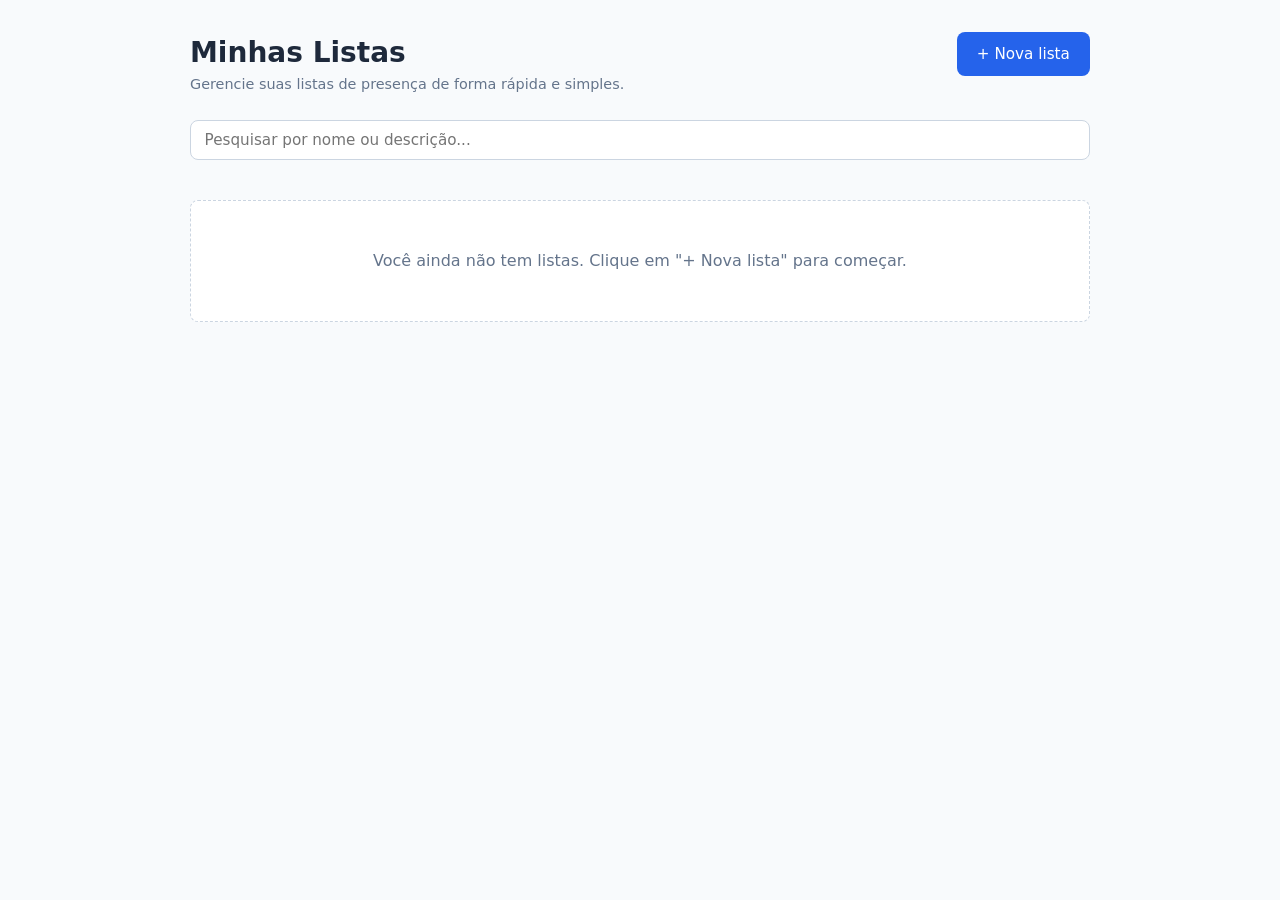
<file: index.html>
<!DOCTYPE html>
<html lang="pt-BR">
<head>
  <meta charset="UTF-8">
  <meta name="viewport" content="width=device-width, initial-scale=1.0">
  <title>Presença Eletrônica</title>
  <link rel="stylesheet" href="style.css">
</head>
<body>

  <!-- Aviso Rápido / Toast -->
  <div id="aviso" class="aviso" hidden></div>

  <main class="container">

    <!-- ================= TELA 1: MINHAS LISTAS ================= -->
    <section id="tela-listas" class="tela" hidden>
      <header class="cabecalho-tela">
        <div>
          <h1>Minhas Listas</h1>
          <p class="texto-suave">Gerencie suas listas de presença de forma rápida e simples.</p>
        </div>
        <a href="#/nova" class="botao botao--primario">+ Nova lista</a>
      </header>

      <div class="barra-acoes">
        <input type="search" id="pesquisa-listas" class="campo-texto" placeholder="Pesquisar por nome ou descrição..." autocomplete="off">
      </div>

      <div id="grade-listas" class="grade-listas">
        <!-- Os cartões de listas serão injetados via JS aqui -->
      </div>

      <p id="listas-vazio" class="estado-vazio" hidden></p>
    </section>


    <!-- ================= TELA 2: CRIAR / EDITAR LISTA ================= -->
    <section id="tela-form-lista" class="tela" hidden>
      <header class="cabecalho-tela">
        <h1 id="titulo-form-lista">Nova lista</h1>
      </header>

      <form id="form-lista" class="formulario" novalidate>
        <div class="grupo-campo">
          <label for="lista-nome">Nome do evento ou aula *</label>
          <input type="text" id="lista-nome" name="nome" class="campo-texto" placeholder="Ex: Reunião de Equipe / Aula de JS">
          <span class="erro-campo" data-erro="nome"></span>
        </div>

        <div class="grupo-campo">
          <label for="lista-data">Data *</label>
          <input type="date" id="lista-data" name="data" class="campo-texto">
          <span class="erro-campo" data-erro="data"></span>
        </div>

        <div class="grupo-campo">
          <label for="lista-descricao">Descrição (opcional)</label>
          <textarea id="lista-descricao" name="descricao" class="campo-texto campo-texto--area" placeholder="Detalhes adicionais sobre o encontro..."></textarea>
          <span class="erro-campo" data-erro="descricao"></span>
        </div>

        <div class="acoes-formulario">
          <a href="#/" class="botao botao--secundario">Cancelar</a>
          <button type="submit" id="botao-salvar-lista" class="botao botao--primario">Salvar lista</button>
        </div>
      </form>
    </section>


    <!-- ================= TELA 3: DETALHE DA LISTA / PARTICIPANTES ================= -->
    <section id="tela-detalhe" class="tela" hidden>
      <div class="navegacao-voltar">
        <a href="#/" class="link-voltar">← Voltar para listas</a>
      </div>

      <header class="cabecalho-detalhe">
        <div class="detalhe-info">
          <h1 id="detalhe-nome">Nome da Lista</h1>
          <div class="detalhe-meta">
            <span id="detalhe-data">00/00/0000</span>
            <span class="separador">•</span>
            <span><strong id="detalhe-total">0</strong> <span id="detalhe-total-rotulo">presentes</span></span>
          </div>
          <p id="detalhe-descricao" class="texto-suave" hidden></p>
        </div>
      </header>

      <!-- Formulário para registrar presença na hora -->
      <div class="cartao-registro">
        <h3>Registrar Presença</h3>
        <form id="form-participante" class="formulario-linha" novalidate>
          <div class="grupo-campo flex-1">
            <input type="text" name="nome" class="campo-texto" placeholder="Nome completo do participante" autocomplete="off">
            <span class="erro-campo" data-erro="nome"></span>
          </div>
          <div class="grupo-campo flex-1">
            <input type="text" name="identificador" class="campo-texto" placeholder="E-mail ou Matrícula/ID" autocomplete="off">
            <span class="erro-campo" data-erro="identificador"></span>
          </div>
          <button type="submit" class="botao botao--primario">Registrar</button>
        </form>
      </div>

      <div class="barra-acoes">
        <input type="search" id="pesquisa-participantes" class="campo-texto" placeholder="Filtrar participantes presentes..." autocomplete="off">
      </div>

      <div class="container-tabela">
        <table class="tabela">
          <thead>
            <tr>
              <th>Nome</th>
              <th>Identificador / E-mail</th>
              <th>Data</th>
              <th>Hora</th>
              <th class="coluna-acoes">Ações</th>
            </tr>
          </thead>
          <tbody id="tabela-participantes">
            <!-- Linhas inseridas dinamicamente pelo JS -->
          </tbody>
        </table>
      </div>

      <p id="participantes-vazio" class="estado-vazio" hidden></p>
    </section>


    <!-- ================= TELA 4: NÃO ENCONTRADA ================= -->
    <section id="tela-nao-encontrada" class="tela" hidden>
      <div class="estado-vazio centralizado">
        <h2>Página não encontrada</h2>
        <p class="texto-suave">A lista que você está procurando não existe ou foi excluída.</p>
        <a href="#/" class="botao botao--primario">Voltar ao início</a>
      </div>
    </section>

  </main>


  <!-- ================= MODAL: EDITAR PARTICIPANTE ================= -->
  <div id="modal-participante" class="modal" hidden>
    <div class="modal__conteudo">
      <div class="modal__cabecalho">
        <h2>Editar Participante</h2>
        <button type="button" class="modal__fechar" data-fechar-modal>&times;</button>
      </div>
      <form id="form-editar-participante" novalidate>
        <div class="grupo-campo">
          <label>Nome</label>
          <input type="text" name="nome" class="campo-texto">
          <span class="erro-campo" data-erro="nome"></span>
        </div>
        <div class="grupo-campo">
          <label>Identificador / E-mail</label>
          <input type="text" name="identificador" class="campo-texto">
          <span class="erro-campo" data-erro="identificador"></span>
        </div>
        <div class="modal__info-data text-suave">
          Registrado em: <span id="editar-data"></span> às <span id="editar-hora"></span>
        </div>
        <div class="modal__acoes">
          <button type="button" class="botao botao--secundario" data-fechar-modal>Cancelar</button>
          <button type="submit" class="botao botao--primario">Salvar alterações</button>
        </div>
      </form>
    </div>
  </div>


  <!-- ================= MODAL: CONFIRMAR EXCLUSÃO ================= -->
  <div id="modal-confirmar" class="modal" hidden>
    <div class="modal__conteudo modal__conteudo--pequeno">
      <div class="modal__cabecalho">
        <h2>Confirmação</h2>
        <button type="button" class="modal__fechar" data-fechar-modal>&times;</button>
      </div>
      <p id="confirmar-mensagem" class="modal__mensagem">Deseja realmente prosseguir?</p>
      <div class="modal__acoes">
        <button type="button" class="botao botao--secundario" data-fechar-modal>Cancelar</button>
        <button type="button" id="botao-confirmar" class="botao botao--perigo">Sim, excluir</button>
      </div>
    </div>
  </div>


  <!-- Scripts do sistema -->
<script src="js/utils.js"></script>
<script src="js/storage.js"></script>
<script src="js/validacao.js"></script>
<script src="js/listas.js"></script>
<script src="js/ui.js"></script>
<script src="js/app.js"></script>
</body>
</html>
</file>
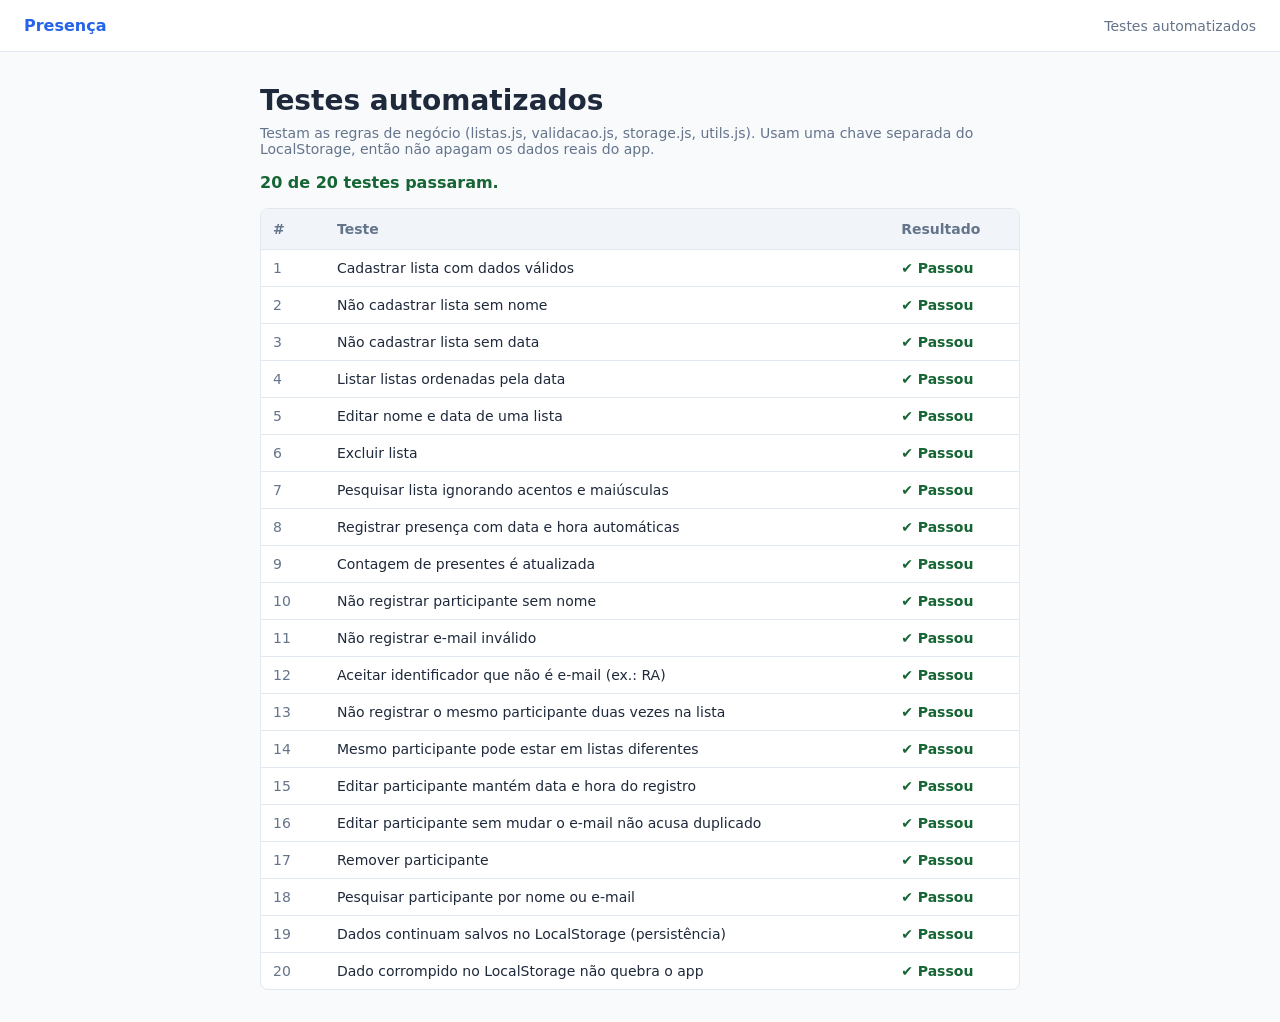
<file: testes.html>
<!DOCTYPE html>
<html lang="pt-BR">
<head>
  <meta charset="UTF-8">
  <meta name="viewport" content="width=device-width, initial-scale=1.0">
  <title>Testes automatizados - Presença</title>
  <style>
    body { margin: 0; font-family: system-ui, -apple-system, "Segoe UI", Roboto, Arial, sans-serif; background: #f8fafc; color: #1e293b; }
    .topo { background: #fff; border-bottom: 1px solid #e2e8f0; padding: 16px 24px; display: flex; justify-content: space-between; align-items: center; }
    .topo a { color: #2563eb; font-weight: 700; text-decoration: none; }
    .topo span { color: #64748b; font-size: 14px; }
    .container { max-width: 760px; margin: 0 auto; padding: 32px 16px; }
    h1 { margin: 0 0 8px; font-size: 28px; }
    .texto-suave { color: #64748b; font-size: 14px; margin: 0; }
    .resumo { font-weight: 700; margin: 16px 0; }
    .passou { color: #166534; font-weight: 700; }
    .falhou { color: #dc2626; font-weight: 700; }
    .cartao { background: #fff; border: 1px solid #e2e8f0; border-radius: 8px; overflow-x: auto; }
    table { width: 100%; border-collapse: collapse; font-size: 14px; }
    th { text-align: left; color: #64748b; padding: 12px; border-bottom: 1px solid #e2e8f0; background: #f1f5f9; }
    td { padding: 10px 12px; border-bottom: 1px solid #e2e8f0; }
    tr:last-child td { border-bottom: none; }
    td:first-child { color: #64748b; width: 40px; }
    td:last-child { white-space: nowrap; }
  </style>
</head>
<body>
  <header class="topo">
    <a href="index.html">Presença</a>
    <span>Testes automatizados</span>
  </header>

  <main class="container">
    <h1>Testes automatizados</h1>
    <p class="texto-suave">Testam as regras de negócio (listas.js, validacao.js, storage.js, utils.js).
      Usam uma chave separada do LocalStorage, então não apagam os dados reais do app.</p>
    <p id="resumo" class="resumo"></p>
    <div class="cartao">
      <table>
        <thead><tr><th>#</th><th>Teste</th><th>Resultado</th></tr></thead>
        <tbody id="resultados"></tbody>
      </table>
    </div>
  </main>

  <script src="js/utils.js"></script>
  <script src="js/storage.js"></script>
  <script src="js/validacao.js"></script>
  <script src="js/listas.js"></script>
  <script>
    // Usa uma chave de teste para não mexer nos dados reais
    Storage.CHAVE = "presenca.testes";

    const testes = [];
    function teste(descricao, funcao) { testes.push({ descricao, funcao }); }
    function verificar(condicao, mensagem) { if (!condicao) throw new Error(mensagem || "Falhou"); }
    function limpar() { localStorage.removeItem(Storage.CHAVE); }
    function criarListaExemplo() {
      return Listas.criar({ nome: "Aula de Programação Web", data: "2026-03-12", descricao: "Sala 3" }).item;
    }

    /* ---------- Listas ---------- */
    teste("Cadastrar lista com dados válidos", () => {
      const r = Listas.criar({ nome: "Workshop de UX", data: "2026-03-18", descricao: "" });
      verificar(r.ok, "Deveria criar");
      verificar(Listas.todas().length === 1, "Deveria haver 1 lista salva");
    });

    teste("Não cadastrar lista sem nome", () => {
      const r = Listas.criar({ nome: "   ", data: "2026-03-18" });
      verificar(!r.ok && r.erros.nome, "Deveria dar erro no nome");
      verificar(Listas.todas().length === 0, "Nada deveria ser salvo");
    });

    teste("Não cadastrar lista sem data", () => {
      const r = Listas.criar({ nome: "Reunião", data: "" });
      verificar(!r.ok && r.erros.data, "Deveria dar erro na data");
    });

    teste("Listar listas ordenadas pela data", () => {
      Listas.criar({ nome: "Reunião de equipe", data: "2026-03-20" });
      Listas.criar({ nome: "Aula", data: "2026-03-12" });
      const nomes = Listas.todas().map((l) => l.nome);
      verificar(nomes[0] === "Aula" && nomes[1] === "Reunião de equipe", "Ordem errada: " + nomes);
    });

    teste("Editar nome e data de uma lista", () => {
      const lista = criarListaExemplo();
      const r = Listas.atualizar(lista.id, { nome: "Aula de JavaScript", data: "2026-04-01", descricao: "" });
      verificar(r.ok, "Deveria atualizar");
      const salva = Listas.buscar(lista.id);
      verificar(salva.nome === "Aula de JavaScript" && salva.data === "2026-04-01", "Dados não foram alterados");
    });

    teste("Excluir lista", () => {
      const lista = criarListaExemplo();
      verificar(Listas.excluir(lista.id).ok, "Deveria excluir");
      verificar(Listas.buscar(lista.id) === null, "A lista ainda existe");
    });

    teste("Pesquisar lista ignorando acentos e maiúsculas", () => {
      criarListaExemplo();
      Listas.criar({ nome: "Reunião de equipe", data: "2026-03-20" });
      const r = Listas.filtrar(Listas.todas(), "REUNIAO");
      verificar(r.length === 1 && r[0].nome === "Reunião de equipe", "Pesquisa não encontrou");
    });

    /* ---------- Participantes ---------- */
    teste("Registrar presença com data e hora automáticas", () => {
      const lista = criarListaExemplo();
      const agora = new Date(2026, 2, 12, 19, 2);
      const r = Listas.adicionarParticipante(lista.id, { nome: "Ana Souza", identificador: "ana@email.com" }, agora);
      verificar(r.ok, "Deveria registrar");
      verificar(r.item.data === "12/03/2026" && r.item.hora === "19:02", "Data/hora erradas: " + r.item.data + " " + r.item.hora);
    });

    teste("Contagem de presentes é atualizada", () => {
      const lista = criarListaExemplo();
      Listas.adicionarParticipante(lista.id, { nome: "Ana", identificador: "ana@email.com" });
      Listas.adicionarParticipante(lista.id, { nome: "Bruno", identificador: "bruno@email.com" });
      verificar(Listas.buscar(lista.id).participantes.length === 2, "Deveria ter 2 presentes");
    });

    teste("Não registrar participante sem nome", () => {
      const lista = criarListaExemplo();
      const r = Listas.adicionarParticipante(lista.id, { nome: "", identificador: "x@email.com" });
      verificar(!r.ok && r.erros.nome, "Deveria dar erro no nome");
    });

    teste("Não registrar e-mail inválido", () => {
      const lista = criarListaExemplo();
      const r = Listas.adicionarParticipante(lista.id, { nome: "Ana", identificador: "ana@email" });
      verificar(!r.ok && r.erros.identificador, "Deveria dar erro no e-mail");
    });

    teste("Aceitar identificador que não é e-mail (ex.: RA)", () => {
      const lista = criarListaExemplo();
      const r = Listas.adicionarParticipante(lista.id, { nome: "Caio", identificador: "RA 123456" });
      verificar(r.ok, "Deveria aceitar RA");
    });

    teste("Não registrar o mesmo participante duas vezes na lista", () => {
      const lista = criarListaExemplo();
      Listas.adicionarParticipante(lista.id, { nome: "Ana", identificador: "ana@email.com" });
      const r = Listas.adicionarParticipante(lista.id, { nome: "Ana S.", identificador: "ANA@email.com" });
      verificar(!r.ok && r.erros.identificador, "Deveria bloquear duplicado");
    });

    teste("Mesmo participante pode estar em listas diferentes", () => {
      const a = criarListaExemplo();
      const b = Listas.criar({ nome: "Workshop", data: "2026-03-18" }).item;
      Listas.adicionarParticipante(a.id, { nome: "Ana", identificador: "ana@email.com" });
      verificar(Listas.adicionarParticipante(b.id, { nome: "Ana", identificador: "ana@email.com" }).ok, "Deveria permitir");
    });

    teste("Editar participante mantém data e hora do registro", () => {
      const lista = criarListaExemplo();
      const p = Listas.adicionarParticipante(lista.id, { nome: "Ana", identificador: "ana@email.com" }).item;
      const r = Listas.atualizarParticipante(lista.id, p.id, { nome: "Ana Souza", identificador: "ana.souza@email.com" });
      verificar(r.ok, "Deveria atualizar");
      const salvo = Listas.buscar(lista.id).participantes[0];
      verificar(salvo.nome === "Ana Souza" && salvo.data === p.data && salvo.hora === p.hora, "Data/hora mudaram");
    });

    teste("Editar participante sem mudar o e-mail não acusa duplicado", () => {
      const lista = criarListaExemplo();
      const p = Listas.adicionarParticipante(lista.id, { nome: "Ana", identificador: "ana@email.com" }).item;
      verificar(Listas.atualizarParticipante(lista.id, p.id, { nome: "Ana Souza", identificador: "ana@email.com" }).ok, "Não deveria acusar duplicado");
    });

    teste("Remover participante", () => {
      const lista = criarListaExemplo();
      const p = Listas.adicionarParticipante(lista.id, { nome: "Ana", identificador: "ana@email.com" }).item;
      verificar(Listas.removerParticipante(lista.id, p.id).ok, "Deveria remover");
      verificar(Listas.buscar(lista.id).participantes.length === 0, "Ainda há participante");
    });

    teste("Pesquisar participante por nome ou e-mail", () => {
      const lista = criarListaExemplo();
      Listas.adicionarParticipante(lista.id, { nome: "Ana Souza", identificador: "ana@email.com" });
      Listas.adicionarParticipante(lista.id, { nome: "Bruno Lima", identificador: "bruno@email.com" });
      const participantes = Listas.buscar(lista.id).participantes;
      verificar(Listas.filtrarParticipantes(participantes, "lima").length === 1, "Busca por nome falhou");
      verificar(Listas.filtrarParticipantes(participantes, "ana@").length === 1, "Busca por e-mail falhou");
    });

    /* ---------- Armazenamento ---------- */
    teste("Dados continuam salvos no LocalStorage (persistência)", () => {
      criarListaExemplo();
      const bruto = JSON.parse(localStorage.getItem(Storage.CHAVE));
      verificar(Array.isArray(bruto) && bruto.length === 1, "Não foi salvo no LocalStorage");
    });

    teste("Dado corrompido no LocalStorage não quebra o app", () => {
      localStorage.setItem(Storage.CHAVE, "{isso não é json");
      verificar(Array.isArray(Listas.todas()) && Listas.todas().length === 0, "Deveria retornar lista vazia");
    });

    /* ---------- Executa ---------- */
    const corpo = document.getElementById("resultados");
    let aprovados = 0;
    testes.forEach((t, i) => {
      limpar();
      let ok = true, erro = "";
      try { t.funcao(); aprovados++; } catch (e) { ok = false; erro = e.message; }
      const linha = document.createElement("tr");
      linha.innerHTML = `<td>${i + 1}</td><td></td><td class="${ok ? "passou" : "falhou"}">${ok ? "✔ Passou" : "✘ Falhou"}</td>`;
      linha.children[1].textContent = t.descricao + (erro ? " — " + erro : "");
      corpo.appendChild(linha);
    });
    limpar();
    const resumo = document.getElementById("resumo");
    resumo.textContent = `${aprovados} de ${testes.length} testes passaram.`;
    resumo.className = "resumo " + (aprovados === testes.length ? "passou" : "falhou");
  </script>
</body>
</html>
</file>
<file: style.css>
[hidden] {
  display: none !important;
}

:root {
  --cor-fundo: #f8fafc;
  --cor-superficie: #ffffff;
  --cor-texto: #1e293b;
  --cor-texto-suave: #64748b;
  --cor-borda: #cbd5e1;
  --cor-borda-clara: #e2e8f0;
  --cor-primaria: #2563eb;
  --cor-primaria-hover: #1d4ed8;
  --cor-perigo: #dc2626;
  --cor-perigo-hover: #b91c1c;
  --cor-sucesso-bg: #dcfce7;
  --cor-sucesso-texto: #166534;
  --cor-erro-campo: #ef4444;
  
  --raio-borda: 8px;
  --sombra-padrao: 0 1px 3px 0 rgb(0 0 / 0.1), 0 1px 2px -1px rgb(0 0 / 0.1);
  --sombra-modal: 0 10px 25px -5px rgb(0 0 / 0.1), 0 8px 10px -6px rgb(0 0 / 0.1);
}

* {
  box-sizing: border-box;
  margin: 0;
  padding: 0;
  font-family: system-ui, -apple-system, BlinkMacSystemFont, "Segoe UI", Roboto, Oxygen, Ubuntu, Cantarell, sans-serif;
}

body {
  background-color: var(--cor-fundo);
  color: var(--cor-texto);
  line-height: 1.5;
  padding: 2rem 1rem;
}

.container {
  max-width: 900px;
  margin: 0 auto;
}

/* Tipografia e Utilitários */
h1 { font-size: 1.75rem; font-weight: 700; }
h2 { font-size: 1.25rem; font-weight: 600; }
h3 { font-size: 1rem; font-weight: 600; }
.texto-suave { color: var(--cor-texto-suave); font-size: 0.9rem; }
.separador { margin: 0 0.5rem; color: var(--cor-borda); }
.flex-1 { flex: 1; }

/* Toast / Avisos */
.aviso {
  position: fixed;
  top: 1rem;
  right: 1rem;
  background-color: var(--cor-sucesso-texto);
  color: #fff;
  padding: 0.75rem 1.25rem;
  border-radius: var(--raio-borda);
  box-shadow: var(--sombra-modal);
  z-index: 1000;
  font-weight: 500;
  animation: fadeIn 0.2s ease-out;
}
.aviso--erro {
  background-color: var(--cor-perigo);
}

/* Cabeçalhos de Tela */
.cabecalho-tela {
  display: flex;
  justify-content: space-between;
  align-items: flex-start;
  margin-bottom: 1.5rem;
  gap: 1rem;
  flex-wrap: wrap;
}

.barra-acoes {
  margin-bottom: 1.5rem;
}

/* Botões */
.botao {
  display: inline-flex;
  align-items: center;
  justify-content: center;
  padding: 0.6rem 1.2rem;
  border-radius: var(--raio-borda);
  font-size: 0.95rem;
  font-weight: 500;
  text-decoration: none;
  cursor: pointer;
  border: 1px solid transparent;
  transition: background-color 0.15s, border-color 0.15s;
  white-space: nowrap;
}

.botao--primario {
  background-color: var(--cor-primaria);
  color: #fff;
}
.botao--primario:hover { background-color: var(--cor-primaria-hover); }

.botao--secundario {
  background-color: var(--cor-superficie);
  border-color: var(--cor-borda);
  color: var(--cor-texto);
}
.botao--secundario:hover { background-color: var(--cor-borda-clara); }

.botao--perigo {
  background-color: #fee2e2;
  color: var(--cor-perigo);
}
.botao--perigo:hover { background-color: #fecaca; }

.botao--pequeno {
  padding: 0.35rem 0.75rem;
  font-size: 0.85rem;
}

/* Campos de Formulário */
.campo-texto {
  width: 100%;
  padding: 0.65rem 0.85rem;
  border: 1px solid var(--cor-borda);
  border-radius: var(--raio-borda);
  background-color: var(--cor-superficie);
  color: var(--cor-texto);
  font-size: 0.95rem;
  outline: none;
  transition: border-color 0.15s, box-shadow 0.15s;
}
.campo-texto:focus {
  border-color: var(--cor-primaria);
  box-shadow: 0 0 0 3px rgba(37, 99, 235, 0.1);
}
.campo-texto--area {
  resize: vertical;
  min-height: 100px;
}
.campo--invalido {
  border-color: var(--cor-erro-campo) !important;
}

.grupo-campo {
  margin-bottom: 1.25rem;
}
.grupo-campo label {
  display: block;
  font-size: 0.9rem;
  font-weight: 500;
  margin-bottom: 0.4rem;
}
.erro-campo {
  display: block;
  color: var(--cor-erro-campo);
  font-size: 0.8rem;
  margin-top: 0.3rem;
}

/* Formulário Genérico / Tela 2 */
.formulario {
  background: var(--cor-superficie);
  padding: 2rem;
  border-radius: var(--raio-borda);
  box-shadow: var(--sombra-padrao);
  border: 1px solid var(--cor-borda-clara);
}
.acoes-formulario {
  display: flex;
  justify-content: flex-end;
  gap: 1rem;
  margin-top: 2rem;
}

/* Grade de Listas (Tela 1) */
.grade-listas {
  display: grid;
  grid-template-columns: repeat(auto-fill, minmax(280px, 1fr));
  gap: 1.25rem;
}

.cartao {
  background: var(--cor-superficie);
  border: 1px solid var(--cor-borda-clara);
  border-radius: var(--raio-borda);
  padding: 1.25rem;
  box-shadow: var(--sombra-padrao);
  display: flex;
  flex-direction: column;
  justify-content: space-between;
}

.cartao-lista__nome {
  font-size: 1.1rem;
  margin-bottom: 0.25rem;
  color: var(--cor-texto);
}
.cartao-lista__descricao {
  font-size: 0.9rem;
  color: var(--cor-texto-suave);
  margin: 0.5rem 0 1rem 0;
  display: -webkit-box;
  -webkit-line-clamp: 2;
  line-clamp: 2;
  -webkit-box-orient: vertical;
  overflow: hidden;
}
.cartao-lista__total {
  font-size: 0.85rem;
  font-weight: 500;
  color: var(--cor-primaria);
  margin-bottom: 1rem;
}
.cartao-lista__acoes {
  display: flex;
  gap: 0.5rem;
  border-top: 1px solid var(--cor-borda-clara);
  padding-top: 0.75rem;
}

/* Tela de Detalhes (Tela 3) */
.navegacao-voltar {
  margin-bottom: 1rem;
}
.link-voltar {
  color: var(--cor-texto-suave);
  text-decoration: none;
  font-size: 0.9rem;
  font-weight: 500;
}
.link-voltar:hover { color: var(--cor-primaria); }

.cabecalho-detalhe {
  background: var(--cor-superficie);
  padding: 1.5rem;
  border-radius: var(--raio-borda);
  border: 1px solid var(--cor-borda-clara);
  margin-bottom: 1.5rem;
  box-shadow: var(--sombra-padrao);
}
.detalhe-meta {
  display: flex;
  align-items: center;
  margin-top: 0.5rem;
  font-size: 0.95rem;
  color: var(--cor-texto-suave);
}

.cartao-registro {
  background: var(--cor-superficie);
  padding: 1.25rem;
  border-radius: var(--raio-borda);
  border: 1px solid var(--cor-borda-clara);
  margin-bottom: 1.5rem;
  box-shadow: var(--sombra-padrao);
}
.cartao-registro h3 {
  margin-bottom: 0.75rem;
}
.formulario-linha {
  display: flex;
  gap: 0.75rem;
  align-items: flex-start;
  flex-wrap: wrap;
}

/* Tabela de Participantes */
.container-tabela {
  background: var(--cor-superficie);
  border-radius: var(--raio-borda);
  border: 1px solid var(--cor-borda-clara);
  box-shadow: var(--sombra-padrao);
  overflow-x: auto;
}

.tabela {
  width: 100%;
  border-collapse: collapse;
  text-align: left;
  font-size: 0.95rem;
}

.tabela th {
  background-color: #f1f5f9;
  padding: 0.75rem 1rem;
  font-weight: 600;
  color: var(--cor-texto-suave);
  border-bottom: 1px solid var(--cor-borda);
}

.tabela td {
  padding: 0.75rem 1rem;
  border-bottom: 1px solid var(--cor-borda-clara);
}

.tabela tr:last-child td {
  border-bottom: none;
}

.tabela__acoes {
  display: flex;
  gap: 0.5rem;
  justify-content: flex-end;
}
.coluna-acoes {
  text-align: right;
}

/* Estados Vazios */
.estado-vazio {
  text-align: center;
  padding: 3rem 1rem;
  color: var(--cor-texto-suave);
  background: var(--cor-superficie);
  border: 1px dashed var(--cor-borda);
  border-radius: var(--raio-borda);
  margin-top: 1rem;
}
.centralizado {
  display: flex;
  flex-direction: column;
  align-items: center;
  gap: 1rem;
}

/* Modais */
.modal {
  position: fixed;
  top: 0;
  left: 0;
  width: 100%;
  height: 100%;
  background-color: rgba(15, 23, 42, 0.5);
  display: flex;
  justify-content: center;
  align-items: center;
  z-index: 999;
  padding: 1rem;
}

.modal__conteudo {
  background: var(--cor-superficie);
  width: 100%;
  max-width: 450px;
  padding: 1.5rem;
  border-radius: var(--raio-borda);
  box-shadow: var(--sombra-modal);
  animation: scaleIn 0.15s ease-out;
}
.modal__conteudo--pequeno {
  max-width: 380px;
}

.modal__cabecalho {
  display: flex;
  justify-content: space-between;
  align-items: center;
  margin-bottom: 1.25rem;
}

.modal__fechar {
  background: none;
  border: none;
  font-size: 1.5rem;
  cursor: pointer;
  color: var(--cor-texto-suave);
}
.modal__fechar:hover { color: var(--cor-texto); }

.modal__mensagem {
  margin-bottom: 1.5rem;
  color: var(--cor-texto-suave);
}

.modal__acoes {
  display: flex;
  justify-content: flex-end;
  gap: 0.75rem;
  margin-top: 1.5rem;
}

.modal__info-data {
  font-size: 0.85rem;
  margin-top: -0.5rem;
  margin-bottom: 1rem;
}

/* Animações simples */
@keyframes fadeIn {
  from { opacity: 0; transform: translateY(-10px); }
  to { opacity: 1; transform: translateY(0); }
}

@keyframes scaleIn {
  from { opacity: 0; transform: scale(0.95); }
  to { opacity: 1; transform: scale(1); }
}

/* Responsividade para telas menores */
@media (max-width: 600px) {
  body { padding: 1rem 0.5rem; }
  .formulario-linha { flex-direction: column; }
  .acoes-formulario { flex-direction: column-reverse; }
  .acoes-formulario .botao { width: 100%; }
}
</file>
